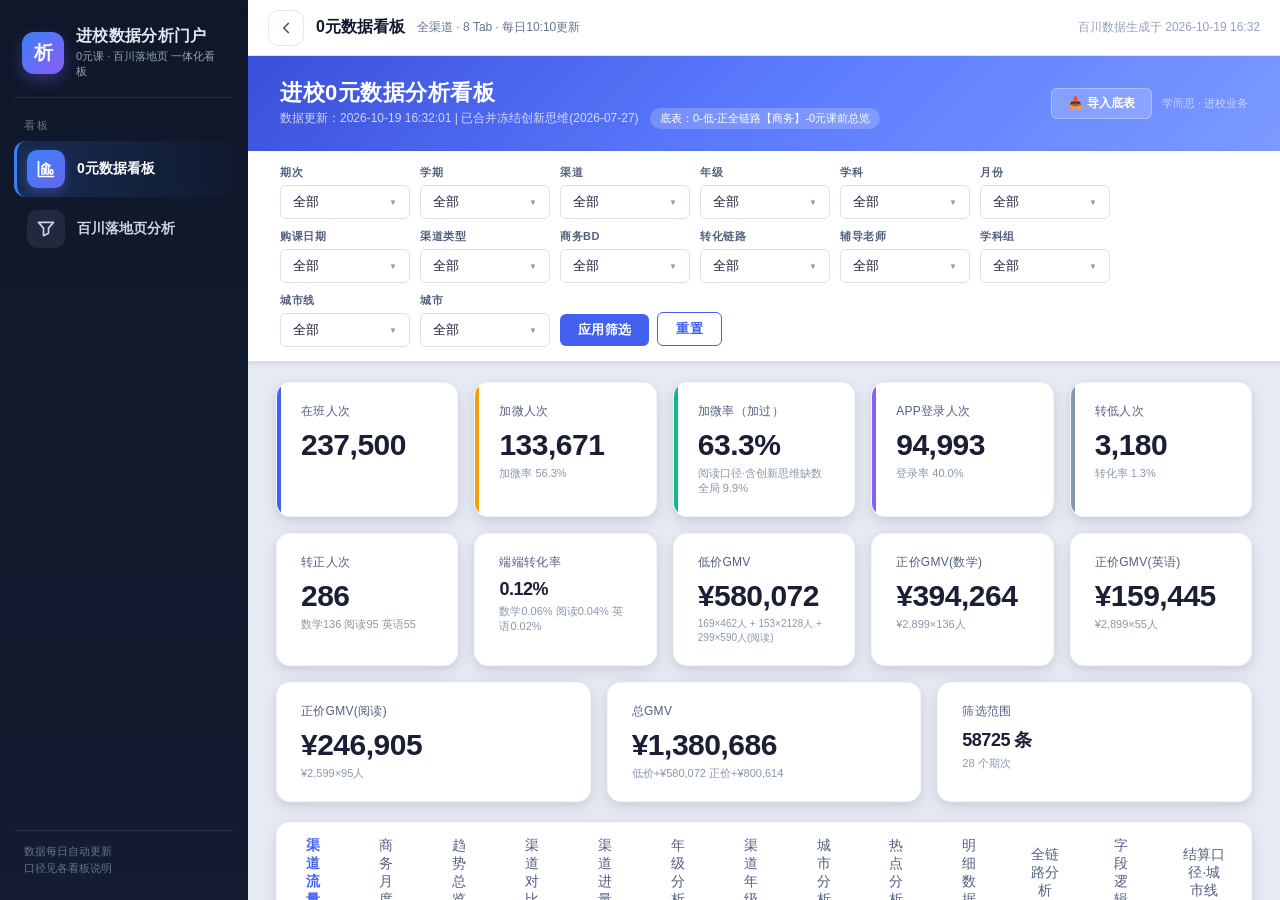
<file: index.html>
<!DOCTYPE html>
<html lang="zh-CN" data-page-node-id="kKKRRiqJ1bHGH5CDKAzH0M">
<head data-page-node-id="olsPD4rtE28leAC6iKcw0m">
  <meta charset="UTF-8" data-page-node-id="cQdQbk8LYFIj9hhxp2qJGP" />
  <meta name="viewport" content="width=device-width, initial-scale=1.0" data-page-node-id="bGBP8CYYWlcFlQLGzLu7zK" />
  <title>进校数据分析门户</title>
  <style>
    * { margin: 0; padding: 0; box-sizing: border-box; }
    html, body { height: 100%; font-family: -apple-system, "PingFang SC", "Microsoft YaHei", "Helvetica Neue", Arial, sans-serif; background: #eef2f7; color: #0f172a; }
    #app { display: flex; height: 100vh; overflow: hidden; }

    /* ===== 侧边栏 ===== */
    .sidebar {
      width: 248px; flex: 0 0 248px;
      background: linear-gradient(180deg, #0f172a 0%, #131c30 100%);
      color: #e2e8f0;
      display: flex; flex-direction: column;
      padding: 20px 14px;
      box-shadow: 4px 0 24px rgba(15,23,42,.10);
      transition: width .22s ease, flex-basis .22s ease;
    }
    .brand { display: flex; align-items: center; gap: 12px; padding: 6px 8px 18px; border-bottom: 1px solid rgba(148,163,184,.16); margin-bottom: 14px; }
    .brand .mark {
      display: inline-flex; align-items: center; justify-content: center;
      width: 42px; height: 42px; border-radius: 12px; flex: 0 0 42px;
      background: linear-gradient(135deg,#3b82f6,#8b5cf6); color: #fff;
      font-size: 19px; font-weight: 800; box-shadow: 0 6px 16px rgba(99,102,241,.35);
    }
    .brand h1 { font-size: 16px; font-weight: 700; letter-spacing: .3px; line-height: 1.25; }
    .brand p { font-size: 11px; color: #94a3b8; margin-top: 3px; }

    .nav-label { padding: 6px 10px 8px; font-size: 11px; color: #64748b; letter-spacing: 1.5px; }
    .nav-item {
      display: flex; align-items: center; gap: 12px;
      padding: 9px 10px; margin-bottom: 4px; cursor: pointer; font-size: 14px; font-weight: 600;
      color: #cbd5e1; border-radius: 12px; border-left: 3px solid transparent; transition: all .15s;
    }
    .nav-item .ico {
      width: 38px; height: 38px; flex: 0 0 38px;
      display: flex; align-items: center; justify-content: center;
      border-radius: 10px; background: rgba(148,163,184,.12); color: #cbd5e1; transition: all .15s;
    }
    .nav-item .ico svg { width: 20px; height: 20px; }
    .nav-item .txt { transition: opacity .15s; }
    .nav-item:hover { background: rgba(148,163,184,.10); color: #fff; }
    .nav-item:hover .ico { background: rgba(59,130,246,.20); color: #fff; }
    .nav-item.active {
      background: linear-gradient(90deg, rgba(59,130,246,.18), rgba(59,130,246,.02));
      color: #fff; border-left-color: #3b82f6;
    }
    .nav-item.active .ico { background: linear-gradient(135deg,#3b82f6,#6366f1); color: #fff; box-shadow: 0 4px 12px rgba(99,102,241,.4); }

    .sidebar-foot { margin-top: auto; padding: 12px 10px 2px; font-size: 11px; color: #64748b; border-top: 1px solid rgba(148,163,184,.16); line-height: 1.6; }

    /* ===== 折叠态 ===== */
    .sidebar.collapsed { width: 76px; flex-basis: 76px; padding: 20px 10px; }
    .sidebar.collapsed .brand { flex-direction: column; gap: 0; padding: 4px 0 16px; border-bottom: 1px solid rgba(148,163,184,.16); text-align: center; }
    .sidebar.collapsed .brand h1,
    .sidebar.collapsed .brand p,
    .sidebar.collapsed .nav-label,
    .sidebar.collapsed .sidebar-foot { display: none; }
    .sidebar.collapsed .nav-item { justify-content: center; padding: 8px 0; margin-bottom: 6px; }
    .sidebar.collapsed .nav-item .txt { display: none; }
    .sidebar.collapsed .nav-item .ico { width: 44px; height: 44px; flex-basis: 44px; }

    /* 折叠切换按钮（顶栏左侧，始终可见） */
    .toggle-btn {
      width: 36px; height: 36px; flex: 0 0 36px;
      display: flex; align-items: center; justify-content: center;
      border: 1px solid #e2e8f0; border-radius: 10px; cursor: pointer;
      color: #475569; background: #fff; transition: all .15s;
    }
    .toggle-btn:hover { background: #f1f5f9; color: #0f172a; border-color: #cbd5e1; }
    .toggle-btn svg { width: 18px; height: 18px; transition: transform .22s ease; }
    .toggle-btn.flipped svg { transform: rotate(180deg); }

    /* ===== 主区 ===== */
    .main { flex: 1 1 auto; display: flex; flex-direction: column; min-width: 0; }
    .topbar {
      height: 56px; flex: 0 0 56px; background: #fff; border-bottom: 1px solid #e2e8f0;
      display: flex; align-items: center; padding: 0 20px; gap: 12px;
      box-shadow: 0 1px 6px rgba(15,23,42,.04);
    }
    .topbar .crumb { font-size: 16px; font-weight: 700; }
    .topbar .desc { font-size: 12px; color: #64748b; }
    .topbar .right { margin-left: auto; font-size: 12px; color: #94a3b8; }

    .frame-wrap { flex: 1 1 auto; position: relative; background: #fff; }
    iframe { width: 100%; height: 100%; border: 0; display: block; }

    /* ===== 移动端 ===== */
    @media (max-width: 720px) {
      .sidebar { width: 76px; flex-basis: 76px; padding: 20px 10px; }
      .brand { flex-direction: column; gap: 0; padding: 4px 0 16px; text-align: center; }
      .brand h1, .brand p, .nav-item .txt, .nav-label, .sidebar-foot { display: none; }
      .nav-item { justify-content: center; padding: 8px 0; }
    }
  </style>
</head>
<body data-page-node-id="BTjh7wPULL7UsbPKTjViOE">
  <div id="app" data-page-node-id="GcdGvKCQwPkNM212ui0yR1">
    <aside class="sidebar" data-page-node-id="Ik1KYZlkbFUgF3w4oTuGHH">
      <div class="brand" data-page-node-id="q7t1mmz4IYv3614vuk4R4I">
        <div class="mark" data-page-node-id="btDlwJzdcyCAEeHEEaDbwQ">析</div>
        <div data-page-node-id="73LYwlx8LNs5OxNO9xigyu">
          <h1 data-page-node-id="ycJdYMSLEIhf2Le8tSvFQP">进校数据分析门户</h1>
          <p data-page-node-id="hQfxrssy0ahs3ik22yWAqN">0元课 · 百川落地页 一体化看板</p>
        </div>
      </div>
      <div class="nav-label" data-page-node-id="f5Wh49pFOQ65RgHHw0HCLu">看板</div>
      <div class="nav-item active" data-target="0yuan" data-title="0元数据看板" data-desc="全渠道 · 8 Tab · 每日10:10更新" data-page-node-id="JcWpSLtv9ysPBT3C6UNuAH">
        <span class="ico" aria-hidden="true" data-page-node-id="gDpJGF1vTLIIfADvZw7KZI">
          <svg viewBox="0 0 24 24" fill="none" stroke="currentColor" stroke-width="2" stroke-linecap="round" stroke-linejoin="round" data-page-node-id="UeGPzMimyBZtqJiD47ho8C">
            <path d="M3 3v18h18" data-page-node-id="Oi7OQC4s81cfX42qw7YRff"/>
            <rect x="7" y="11" width="3" height="7" rx="1" data-page-node-id="Eb7TRkbPWBHG4QWXhVBxX4"/>
            <rect x="12" y="7" width="3" height="11" rx="1" data-page-node-id="bhpoAZEF2rU2J9zxuKf9fI"/>
            <rect x="17" y="13" width="3" height="5" rx="1" data-page-node-id="yLJxnktWAHBa66ja2KVv8A"/>
            <path d="M7 9l5-4 5 3" data-page-node-id="cKFi6Pvyl5pWEotdf8t9wX"/>
          </svg>
        </span>
        <span class="txt" data-page-node-id="0Lz2fLE4eMjmiOewQfpoPJ">0元数据看板</span>
      </div>
      <div class="nav-item" data-target="baichuan" data-title="百川落地页分析" data-desc="主链路漏斗 · 阅读/数学" data-page-node-id="HfSEw1UC2U1OyCXPKkTGDm">
        <span class="ico" aria-hidden="true" data-page-node-id="qByJvCzj2t3FeSnxR9GDdQ">
          <svg viewBox="0 0 24 24" fill="none" stroke="currentColor" stroke-width="2" stroke-linecap="round" stroke-linejoin="round" data-page-node-id="av6plCWoCjgOcuO5tvDFWV">
            <path d="M3 4h18l-6 7v6l-6 3v-9L3 4z" data-page-node-id="1GE0oYMdDbNwqvZBCdkAUZ"/>
          </svg>
        </span>
        <span class="txt" data-page-node-id="1mPrs6ijoM7AYjI4PMCldR">百川落地页分析</span>
      </div>
      <div class="sidebar-foot" data-page-node-id="IvRmwAFD0RDUgU6IdE0FFz">
        数据每日自动更新<br data-page-node-id="IeQEHzgI1KhymohtqBRLTy"/>口径见各看板说明
      </div>
    </aside>

    <section class="main" data-page-node-id="Nx3D65zYHyIGDExMF5mGYd">
      <div class="topbar" data-page-node-id="jdnM8gbP105aic8cE82dCY">
        <span class="toggle-btn" id="toggleBtn" title="折叠/展开侧边栏" role="button" aria-label="折叠侧边栏" data-page-node-id="g7a5ssWNrZz1SKc2dzFUlF">
          <svg viewBox="0 0 24 24" fill="none" stroke="currentColor" stroke-width="2.2" stroke-linecap="round" stroke-linejoin="round" data-page-node-id="K9uIFEv8h9DLsZ4HZ6s38U">
            <path d="M15 6l-6 6 6 6" data-page-node-id="XopXTRVGcCHzhBdvHXVGHH"/>
          </svg>
        </span>
        <span class="crumb" id="crumb" data-page-node-id="DKhmVNGdw7vKzfzGTg7yjz">0元数据看板</span>
        <span class="desc" id="crumbDesc" data-page-node-id="qNcIN3J1RKnotNyn7KJFrQ">全渠道 · 8 Tab · 每日10:10更新</span>
        <span class="right" id="updated" data-page-node-id="FCAf6Dwqc9hPn71Inmd9Ic">—</span>
      </div>
      <div class="frame-wrap" data-page-node-id="2iJLFFZzvezj5ogWQT84gJ">
        <iframe id="frame" src="0yuan.html?t=pageinit" title="0元数据看板" data-page-node-id="yq3dfpiVBzP6qWB6W5F2Eg"></iframe>
      </div>
    </section>
  </div>

  <script>
    (function () {
      var sidebar = document.querySelector('.sidebar');
      var items = document.querySelectorAll('.nav-item');
      var frame = document.getElementById('frame');
      var crumb = document.getElementById('crumb');
      var crumbDesc = document.getElementById('crumbDesc');
      var toggle = document.getElementById('toggleBtn');

      var PATH_MAP = { '0yuan': '0yuan.html', 'baichuan': 'baichuan/index.html' };
      // 给子看板 URL 拼时间戳，规避浏览器/CDN 缓存（每次打开拉最新）
      function withTs(p) { return p + '?t=' + Date.now(); }
      function switchTo(el) {
        items.forEach(function (i) { i.classList.remove('active'); });
        el.classList.add('active');
        var target = el.getAttribute('data-target');
        var path = PATH_MAP[target] || (target + '.html');
        frame.src = withTs(path);
        crumb.textContent = el.getAttribute('data-title');
        crumbDesc.textContent = el.getAttribute('data-desc');
        try { localStorage.setItem('portal_last', target); } catch (e) {}
      }

      // 预览降级：本地预览面板不会把同目录子看板挂进预览空间，
      // iframe 会 404 白屏。检测加载失败时整页跳转到子看板本身，避免卡死。
      frame.addEventListener('error', function () {
        var cur = frame.getAttribute('src') || '';
        var clean = cur.split('?')[0];
        if (clean && clean.indexOf('://') === -1) { window.location.href = clean; }
      });

      items.forEach(function (el) {
        el.addEventListener('click', function () { switchTo(el); });
      });

      // 折叠
      function setCollapsed(c) {
        sidebar.classList.toggle('collapsed', c);
        toggle.classList.toggle('flipped', c);
        try { localStorage.setItem('portal_collapsed', c ? '1' : '0'); } catch (e) {}
      }
      toggle.addEventListener('click', function () {
        setCollapsed(!sidebar.classList.contains('collapsed'));
      });
      try { if (localStorage.getItem('portal_collapsed') === '1') setCollapsed(true); } catch (e) {}

      // 记忆上次选择（同浏览器）
      try {
        var last = localStorage.getItem('portal_last');
        if (last) {
          var matched = document.querySelector('.nav-item[data-target="' + last + '"]');
          if (matched) switchTo(matched);
        }
      } catch (e) {}

      // 顶栏右侧显示百川数据更新时间（若可用）
      fetch('baichuan/js/data.js', { cache: 'no-store' })
        .then(function (r) { return r.text(); })
        .then(function (t) {
          var m = t.match(/"generated_at":"([^"]+)"/);
          if (m) document.getElementById('updated').textContent = '百川数据生成于 ' + m[1];
        })
        .catch(function () {});
    })();
  </script>
</body>
</html>
</file>
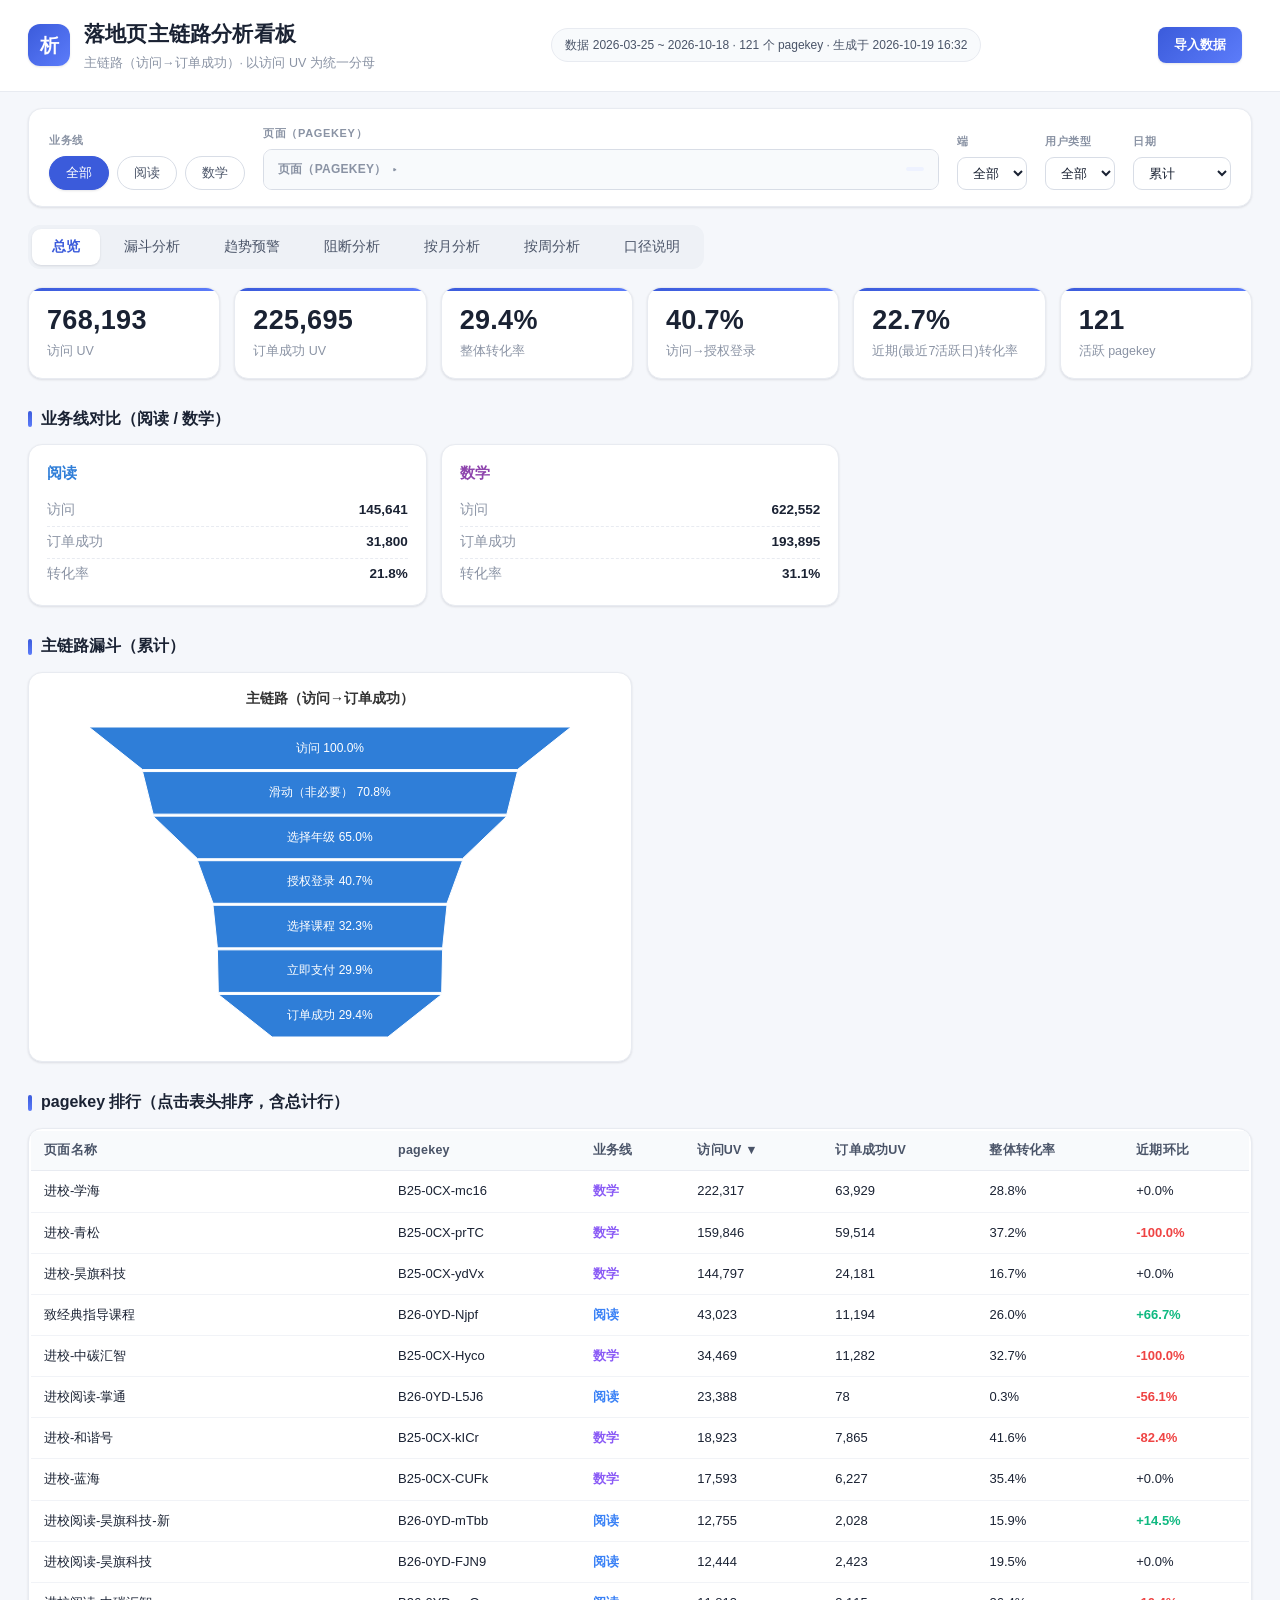
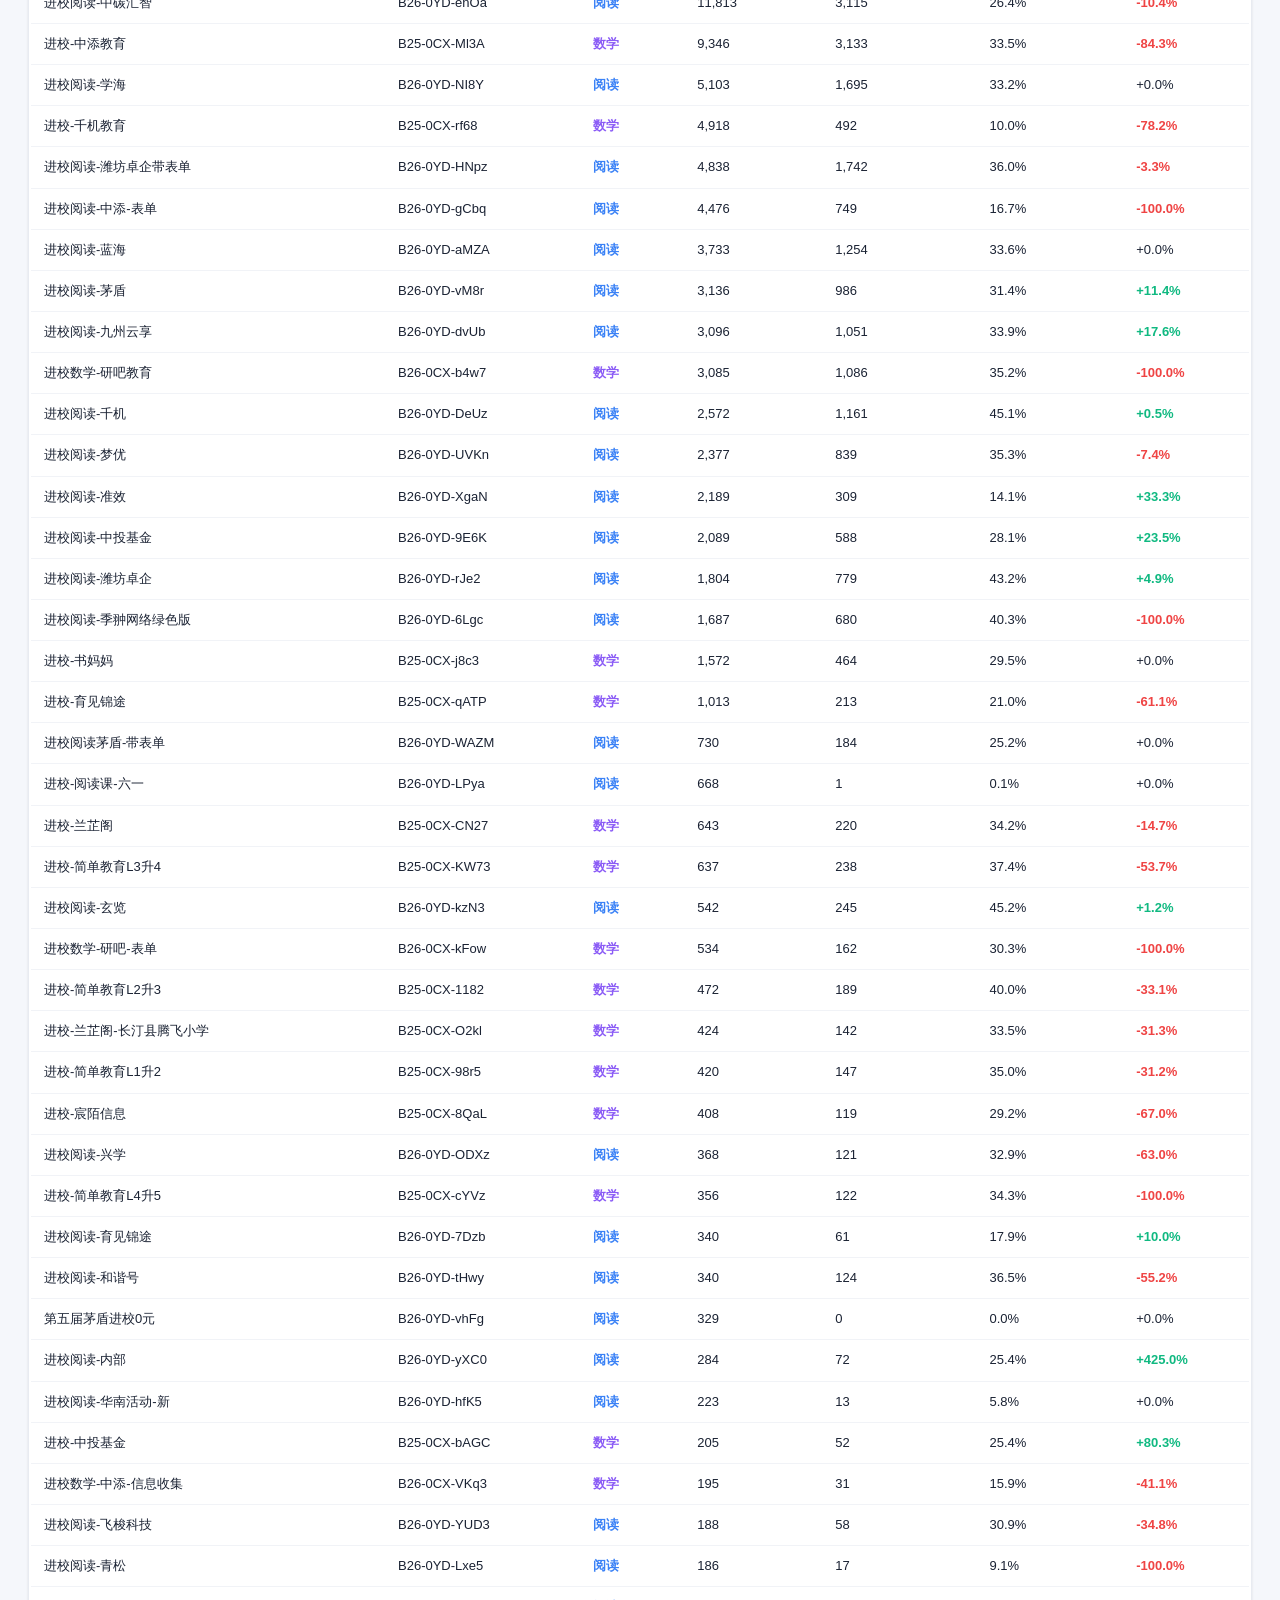
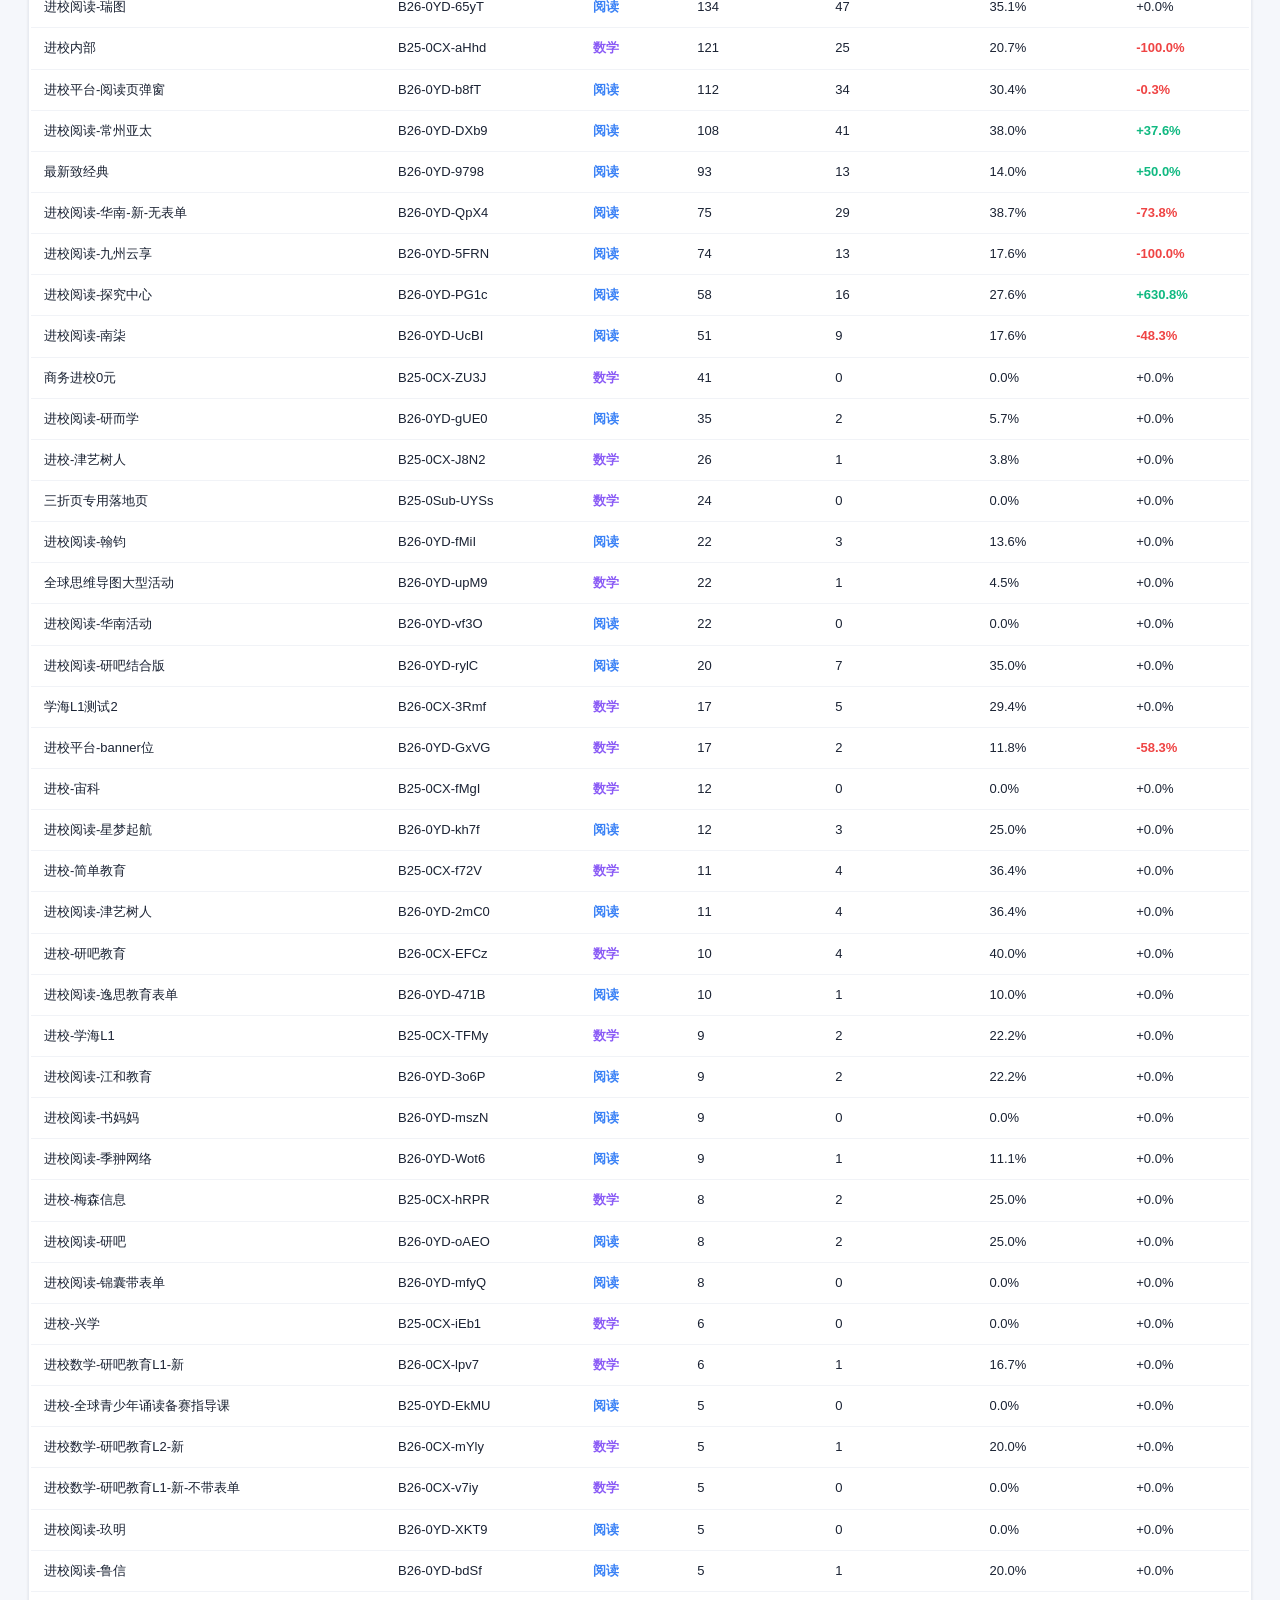
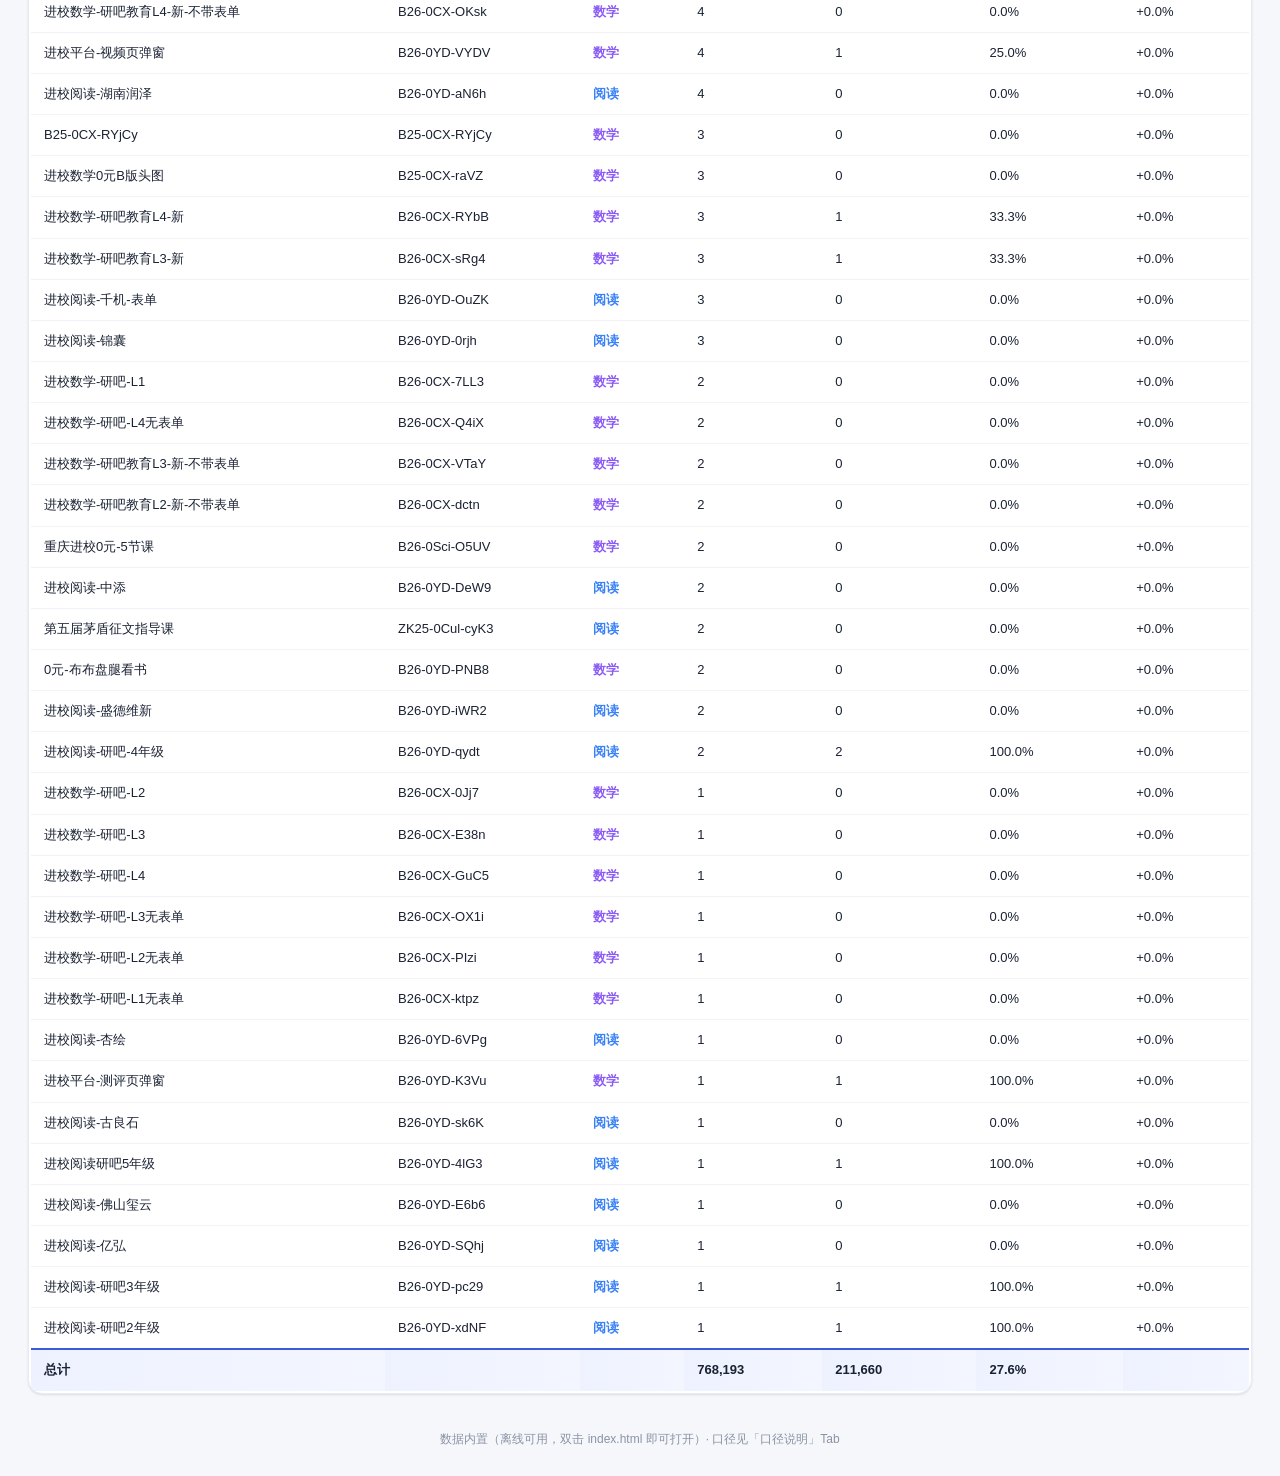
<file: baichuan/index.html>
<!DOCTYPE html>
<html lang="zh-CN" data-page-node-id="6YSPPcSxiOb7oexPO47kD9">
<head data-page-node-id="edFvsAKGhWuMFImiroBTZZ">
  <meta charset="UTF-8" data-page-node-id="aZnZyh4VC83GAFbftjPv7Z" />
  <meta name="viewport" content="width=device-width, initial-scale=1.0" data-page-node-id="e94jJzMEJB7VoOw0ym0N0W" />
  <title>落地页主链路分析看板</title>
  <link rel="stylesheet" href="css/style.css?v=20261019" data-page-node-id="gSPO2HECnzjd0fME4F0L8j" />
</head>
<body data-page-node-id="9sSXrCZYXJiiHafhbogY21">
  <header class="topbar" data-page-node-id="A9NjasEJiXVdTLquSPi0KN">
    <div class="brand" data-page-node-id="oU5VwCCEgTjFTAoCHTss09">
      <div class="brand-mark" data-page-node-id="gt7ew4Joi4Fo1RAkJi7NhQ">析</div>
      <div class="title" data-page-node-id="gMQqoFcenODFuEZaND43t4">
        <h1 data-page-node-id="1bLozAzhjnMoDMu755NsiL">落地页主链路分析看板</h1>
        <p data-page-node-id="vBUt6YC42bh3mSIcjSI7ou">主链路（访问→订单成功）· 以访问 UV 为统一分母</p>
      </div>
    </div>
    <div class="meta" id="meta-line" data-page-node-id="lv6fpA1kZBG4otlgINIztr"></div>
    <div class="topbar-actions" data-page-node-id="f3hEUD61awJY5A0nrMIEnV">
      <button id="btn-import" class="btn-import" title="导入新的底表（xlsx / xls / csv），将热替换当前数据" data-page-node-id="17ZS02YD5qPG9UfUQ8LLYD">导入数据</button>
      <input type="file" id="f-import" accept=".xlsx,.xls,.csv" data-page-node-id="tgEfDHlYSidUIaLAhF9v2H" />
      <span id="import-status" class="import-status" data-page-node-id="kmUSD6N57ixvdbvabua1Um"></span>
    </div>
  </header>

  <!-- 全局筛选 -->
  <section class="filters" data-page-node-id="mIzDEIx4dytVo1ATxey1mp">
    <div class="f-group" data-page-node-id="nJWmCQpvmXxkeGCyrfzoxU">
      <label data-page-node-id="ooc5jhCNCmo58loDYZhAI5">业务线</label>
      <div class="chips" id="f-bl" data-page-node-id="UApbpz7qKCb6CcxWZRsyb1"></div>
    </div>
    <div class="f-group f-pk-group" data-page-node-id="ct8dhJ7FRRHsCRieGWTe0R">
      <label data-page-node-id="MqM6arFefYvwh6JTLGaM6K">页面（pagekey）</label>
      <div class="pk-panel" id="f-pk" data-page-node-id="eTeDhkYxUD9b0tJbr6tBNV"></div>
    </div>
    <div class="f-group" data-page-node-id="GUm9pjFNr5wccNeIYAUT2y">
      <label data-page-node-id="NAIRtp8eaBUsvy2jtZtoAM">端</label>
      <select id="f-end" data-page-node-id="Ih2EriE3EzxF2fZogmVApI"></select>
    </div>
    <div class="f-group" data-page-node-id="nU9EK7Nh0tszi7EmZa2HRI">
      <label data-page-node-id="0iEEQH6YrsywvuOcE7AHWg">用户类型</label>
      <select id="f-ut" data-page-node-id="E2AtE5iBWTRwweB6NwaShP"></select>
    </div>
    <div class="f-group" data-page-node-id="G0yotp0x1v61FgCOovbclF">
      <label data-page-node-id="qGvPIzXLvmZqLpxvXVdGdN">日期</label>
      <select id="f-date" data-page-node-id="162jhZlV2iTvgCj5RqKXfk"></select>
      <input type="date" id="f-ds" data-page-node-id="NEyYH4JFOIR6rBzmCN1TSS" />
      <input type="date" id="f-de" data-page-node-id="8l74cJTCXHvbXTOoEYqolX" />
    </div>
  </section>

  <!-- Tab -->
  <nav class="tabs" data-page-node-id="Og8kr4kVqeg1DBVLoDkKfu">
    <button class="tab on" data-tab="overview" data-page-node-id="8gwmAqlPAG6vlE8zLZ8giB">总览</button>
    <button class="tab" data-tab="funnel" data-page-node-id="c9obmsauyOMrtjXSQEr1Ml">漏斗分析</button>
    <button class="tab" data-tab="trend" data-page-node-id="Q7qlPxbpd59QSmuD0QxDEt">趋势预警</button>
    <button class="tab" data-tab="blocking" data-page-node-id="04I3pl4wEpRTq1HgHpelap">阻断分析</button>
    <button class="tab" data-tab="monthly" data-page-node-id="S1nNFcL8q4u3GOreXAzFzk">按月分析</button>
    <button class="tab" data-tab="weekly" data-page-node-id="wkT9bX7qP2vN3mR8sL1cD4">按周分析</button>
    <button class="tab" data-tab="notes" data-page-node-id="FPWaMCAUHEF2iDoQfkyAjU">口径说明</button>
  </nav>

  <main data-page-node-id="pv8NktLnyRSg8VoYelCS0v">
    <!-- 总览 -->
    <section class="panel" id="panel-overview" data-page-node-id="6ScsPTMiGFZ0qeltiy35CS">
      <div class="kpi-row" id="ov-kpi" data-page-node-id="NpUe2hcFA255j9mSmNGckB"></div>
      <h3 data-page-node-id="NyNlBM3KkJERMCaJ9sw8rh">业务线对比（阅读 / 数学）</h3>
      <div id="ov-bizline" data-page-node-id="6pEqju8fAVNHqbiOENgLwj"></div>
      <h3 data-page-node-id="wazawIOechRQ6bpL23ul3q">主链路漏斗（累计）</h3>
      <div class="chart-row" data-page-node-id="rrGCZHBX4pgkCxJxwRmd5e">
        <div class="chart-box" data-page-node-id="J8KVmYsX1DsTMFWqAGZens"><div id="ov-funnel-main" class="chart" data-page-node-id="pAIFs1CYGcp6mBLCeuMKk5"></div></div>
      </div>
      <h3 data-page-node-id="TbyctTsP8h7GCrAEkDAx1F">pagekey 排行（点击表头排序，含总计行）</h3>
      <div class="table-box" id="ov-table" data-page-node-id="hjGCCtTShChKGeLxHbgAG5"></div>
    </section>

    <!-- 漏斗分析 -->
    <section class="panel" id="panel-funnel" style="display:none" data-page-node-id="D54HNgOWu9xUMAafvKxSIg">
      <div class="period-row" data-page-node-id="Tx5speTkbOgbdncWFIZM78">
        <label data-page-node-id="dH3dyh2E9Bchm04zicr0Dd">统计口径：</label>
        <select id="fn-period" data-page-node-id="FHuUVTv51nkl6FipJxX2kn">
          <option value="all" data-page-node-id="zgbVmghv5EvCSx2sdGZ1i5">累计</option>
          <option value="recent" data-page-node-id="K1JOxg741ylnJoxDIacfsM">最近7活跃日</option>
          <option value="prev" data-page-node-id="O7dNAwzXUXmjV33d7eterK">前7活跃日</option>
        </select>
      </div>
      <div class="chart-row" data-page-node-id="7C9d77YuA5TuPiKjY4M18S">
        <div class="chart-box" data-page-node-id="XVivx2XsRILzEngdxkGJzi"><div id="fn-main" class="chart" data-page-node-id="Pjv3EOhmhxDyq78PqDfyrk"></div></div>
      </div>
      <div id="fn-table" class="table-box" data-page-node-id="YIk8rG9nC9fFmDHBmGn6u8"></div>
    </section>

    <!-- 趋势预警 -->
    <section class="panel" id="panel-trend" style="display:none" data-page-node-id="UxlGkhJ8gPQopKAmBXY72h">
      <div class="chart-row" data-page-node-id="WxPbpq8tkiuv059J3KcLxd">
        <div class="chart-box" data-page-node-id="m9IzJZfEoebHrmEze4SJ4K"><div id="tr-main" class="chart" data-page-node-id="WA9EzSLBlnIQoXHXSCCxXQ"></div></div>
      </div>
      <p class="window-note" id="tr-window" data-page-node-id="0Vmz2fxU3DlRWKGul67kg5"></p>
      <div id="tr-cmp" class="table-box" data-page-node-id="E6jpcGf1E2Ukz75L0L5sUX"></div>

      <h3 data-page-node-id="tgh8RLHy7yP6FrVW5rpYzy">预警面板</h3>
      <div id="al-global" data-page-node-id="f8jBoN1IJXAkqDBCJhucWX"></div>
      <div id="al-list" class="alert-list" data-page-node-id="IfZfNVJmLPKf9jucNW6AsO"></div>

      <h3 data-page-node-id="uBdDksDoxrtdBRQZ046bpv">版本变化标注</h3>
      <div id="al-version" class="ver-box" data-page-node-id="enOrnWBz2MXkafJMbjHAHs"></div>
    </section>

    <!-- 阻断分析 -->
    <section class="panel" id="panel-blocking" style="display:none" data-page-node-id="DMWhUofzsZHbJWYHQhiEAD">
      <div class="kpi-row" id="bk-cards" data-page-node-id="0PLQqsD5qMHFBLoJxLiIJe"></div>
      <p class="window-note" id="bk-note" data-page-node-id="oNPXceAttNuAhLtvnCeIlz"></p>
      <h3 data-page-node-id="JoUKmvRZkQFzywTb8H8qEe">各页面阻断事件占访问比例（Top20 按访问UV）</h3>
      <div class="chart-box" data-page-node-id="yywKlhQZ64vGuZ3s9wTxrU"><div id="bk-chart" class="chart" data-page-node-id="AmsnLKVOmn15EaVrGYoiaw"></div></div>
      <div id="bk-table" class="table-box" data-page-node-id="qlmN8XspsulY7J5rLmztge"></div>
    </section>

    <!-- 按月分析 -->
    <section class="panel" id="panel-monthly" style="display:none" data-page-node-id="URl1iKSZwHLgKLYvjhlG5q">
      <p class="window-note" data-page-node-id="bUfkxrWptB5MSjFstKzxyh">以自然月聚合（YYYY-MM），随当前筛选（业务线 / 页面 / 端 / 用户类型 / 日期）联动；分母统一为访问 UV。</p>
      <div class="chart-box" data-page-node-id="ccBP2aWyia7ERxubRe6vBf"><div id="mn-chart" class="chart" data-page-node-id="yinGF0v5gdmier23T3mqOi"></div></div>
      <h3 data-page-node-id="5bazg7LmeeWQlunyOG8JNU">月度明细（含总计行）</h3>
      <div id="mn-table" class="table-box" data-page-node-id="ynU0E4MV2txWDlzAFqLDD4"></div>
    </section>

    <!-- 按周分析 -->
    <section class="panel" id="panel-weekly" style="display:none" data-page-node-id="wkP1aB2cD3eF4gH5iJ6kL7">
      <p class="window-note" data-page-node-id="wkX8yZ9aB0cD1eF2gH3iJ4">周期口径：<b>周三~周二</b>为一周（与百川周报对齐），周标签形如「09/02~09/08」表示该周周三到周二；随当前筛选（业务线 / 页面 / 端 / 用户类型 / 日期）联动，分母统一为访问 UV。</p>
      <div class="chart-box" data-page-node-id="wkC5dE6fG7hI8jK9lM0nO1"><div id="wk-chart" class="chart" data-page-node-id="wkP2qR3sT4uV5wX6yZ7aB8"></div></div>
      <h3 data-page-node-id="wkL9mN0oP1qR2sT3uV4wX5">周度明细（含总计行，按周排序）</h3>
      <div id="wk-table" class="table-box" data-page-node-id="wkY6zA7bC8dE9fG0hI1jK2"></div>
    </section>

    <!-- 口径说明 -->
    <section class="panel" id="panel-notes" style="display:none" data-page-node-id="GCsYjzqPaEIxZSlJ3Y32aH">
      <h3 data-page-node-id="ceUAD5PpfOnHyvsZ3IdmP8">事件映射表</h3>
      <div id="nt-map" data-page-node-id="qEUadQFWDD3HdZTkKoDZK5"></div>
      <h3 data-page-node-id="lR6F9k0bc8YEiWR3pIuMTn">口径与已知局限</h3>
      <div id="nt-cal" data-page-node-id="GBJDo1DNreCzMmP8HO8DMS"></div>
    </section>
  </main>

  <footer class="foot" data-page-node-id="q5lva95vzQsFozoZNEFZz1">数据内置（离线可用，双击 index.html 即可打开）· 口径见「口径说明」Tab</footer>

  <script src="js/vendor/echarts.min.js?v=20261019"></script>
  <script src="js/config.js?v=20261019"></script>
  <script src="js/data.js?v=20261019"></script>
  <script src="js/app.js?v=20261019"></script>
  <script src="js/vendor/xlsx.full.min.js?v=20261019"></script>
  <script src="js/import.js?v=20261019"></script>
  <script>
    (function () {
      var m = window.DASHBOARD_DATA && window.DASHBOARD_DATA.meta;
      if (m) document.getElementById('meta-line').textContent =
        '数据 ' + m.date_min + ' ~ ' + m.date_max + ' · ' + m.pagekeys.length + ' 个 pagekey · 生成于 ' + m.generated_at;
    })();
  </script>
</body>
</html>
</file>
<file: baichuan/css/style.css>
:root {
  /* 主题色 */
  --primary: #3b5bdb;
  --primary-2: #5c7cfa;
  --primary-soft: #eef2ff;
  /* 业务线 */
  --line-read: #3b82f6;
  --line-math: #8b5cf6;
  --line-common: #64748b;
  /* 语义色 */
  --ok: #10b981;
  --warn: #f59e0b;
  --danger: #ef4444;
  /* 中性 */
  --bg: #f5f7fb;
  --surface: #ffffff;
  --surface-2: #f8fafc;
  --border: #e8ebf1;
  --border-strong: #d8dde6;
  --text: #1a2233;
  --text-2: #4a5468;
  --muted: #8a93a4;
  /* 阴影 / 圆角 */
  --shadow-sm: 0 1px 2px rgba(16, 24, 40, .05), 0 1px 3px rgba(16, 24, 40, .06);
  --shadow-md: 0 6px 22px rgba(16, 24, 40, .08);
  --radius: 14px;
  --radius-sm: 9px;
  --font: -apple-system, BlinkMacSystemFont, "Segoe UI", "PingFang SC", "Hiragino Sans GB", "Microsoft YaHei", sans-serif;
}

* { box-sizing: border-box; }
html, body { margin: 0; padding: 0; }
body {
  font-family: var(--font);
  background: var(--bg);
  color: var(--text);
  font-size: 14px;
  line-height: 1.55;
  -webkit-font-smoothing: antialiased;
}

/* ===== Header ===== */
.topbar {
  display: flex;
  justify-content: space-between;
  align-items: center;
  flex-wrap: wrap;
  gap: 12px;
  padding: 18px 28px;
  background: var(--surface);
  border-bottom: 1px solid var(--border);
}
.brand { display: flex; align-items: center; gap: 14px; }
.brand-mark {
  width: 42px; height: 42px; border-radius: 12px; flex: none;
  background: linear-gradient(135deg, var(--primary), var(--primary-2));
  color: #fff; font-size: 19px; font-weight: 700;
  display: flex; align-items: center; justify-content: center;
  box-shadow: var(--shadow-sm);
}
.title h1 { margin: 0; font-size: 21px; font-weight: 700; letter-spacing: .2px; color: var(--text); }
.title p { margin: 3px 0 0; font-size: 12.5px; color: var(--muted); }
.meta {
  font-size: 12px; color: var(--text-2); text-align: right;
  background: var(--surface-2); border: 1px solid var(--border);
  padding: 7px 13px; border-radius: 999px; line-height: 1.5;
}
.topbar-actions { display: flex; align-items: center; gap: 10px; flex-wrap: wrap; }
.btn-import {
  font-size: 13px; font-weight: 600; color: #fff; cursor: pointer;
  background: linear-gradient(135deg, var(--primary), var(--primary-2));
  border: none; border-radius: 8px; padding: 9px 16px;
  box-shadow: var(--shadow-sm); transition: transform .12s ease, box-shadow .12s ease;
}
.btn-import:hover { transform: translateY(-1px); box-shadow: var(--shadow-md); }
.btn-import:active { transform: translateY(0); }
#import-status { font-size: 12px; max-width: 420px; line-height: 1.4; color: var(--muted); }
#import-status.ok { color: #1e8e4e; font-weight: 600; }
#import-status.err { color: #d23f3f; font-weight: 600; }
#f-import { display: none; }

/* ===== 筛选区 ===== */
.filters {
  display: flex; gap: 18px; flex-wrap: wrap; align-items: flex-end;
  margin: 16px 28px 0;
  padding: 16px 20px;
  background: var(--surface);
  border: 1px solid var(--border);
  border-radius: var(--radius);
  box-shadow: var(--shadow-sm);
}
.f-group { display: flex; flex-direction: column; gap: 7px; }
.f-group > label {
  font-size: 11px; font-weight: 700; letter-spacing: .06em;
  text-transform: uppercase; color: var(--muted);
}
.f-pk-group { flex: 1; min-width: 300px; }
select, input[type="date"] {
  padding: 7px 11px; border: 1px solid var(--border-strong); border-radius: var(--radius-sm);
  background: var(--surface); font-size: 13px; color: var(--text);
  transition: border-color .15s, box-shadow .15s; outline: none;
}
select:focus, input[type="date"]:focus {
  border-color: var(--primary);
  box-shadow: 0 0 0 3px rgba(59, 91, 219, .15);
}
.chips { display: flex; gap: 8px; flex-wrap: wrap; }
.chip {
  padding: 7px 16px; border: 1px solid var(--border-strong); border-radius: 999px;
  background: var(--surface); cursor: pointer; font-size: 13px; color: var(--text-2);
  transition: all .15s;
}
.chip:hover { border-color: var(--primary-2); color: var(--primary); }
.chip.on { background: var(--primary); color: #fff; border-color: var(--primary); box-shadow: var(--shadow-sm); }

.pk-panel {
  border: 1px solid var(--border-strong); border-radius: var(--radius-sm);
  background: var(--surface); overflow: hidden; transition: box-shadow .2s;
}
.pk-panel:hover { box-shadow: var(--shadow-sm); }
/* 折叠标题栏（始终可见） */
.pk-hdr {
  display: flex; align-items: center; gap: 6px;
  padding: 10px 14px; cursor: pointer; user-select: none;
  font-size: 13px; font-weight: 600; color: var(--text-2);
  background: var(--surface-2); transition: background .15s;
}
.pk-hdr:hover { background: #eef1f6; }
.pk-ttl { color: var(--muted); font-weight: 600; letter-spacing: .02em; font-size: 12px; text-transform: uppercase; }
.pk-arr {
  font-size: 10px; color: var(--muted); transition: transform .25s ease;
  display: inline-block;
}
.pk-cnt-badge {
  margin-left: auto; font-size: 11.5px; font-weight: 600;
  color: var(--primary); background: var(--primary-soft);
  padding: 2px 9px; border-radius: 999px;
}
.pk-panel.pk-open .pk-arr { transform: rotate(90deg); }
/* 内容区（默认收起） */
.pk-body {
  max-height: 0; opacity: 0; overflow: hidden;
  transition: max-height .3s ease, opacity .22s ease, padding .2s ease;
  padding: 0 14px;
}
.pk-panel.pk-open .pk-body {
  max-height: 380px; opacity: 1; padding: 8px 14px 10px;
}
.pk-bar { display: flex; align-items: center; gap: 8px; margin-bottom: 6px; }
.mini {
  padding: 4px 12px; border: 1px solid var(--border-strong); border-radius: 999px;
  background: var(--surface); cursor: pointer; font-size: 12px; color: var(--text-2);
  transition: all .15s;
}
.mini:hover { border-color: var(--primary); color: var(--primary); }
.pk-cnt { font-size: 12px; color: var(--muted); }
.pk-search {
  width: 100%; box-sizing: border-box;
  padding: 6px 10px; margin-bottom: 8px;
  border: 1px solid var(--border-strong); border-radius: 8px;
  font-size: 12.5px; color: var(--text-2); background: var(--surface);
  outline: none; transition: border-color .15s;
}
.pk-search:focus { border-color: var(--primary); }
.pk-search::placeholder { color: var(--muted); }
.pk-match { font-size: 12px; color: var(--primary); font-weight: 600; margin-left: auto; }
.pk-list {
  max-height: 168px; overflow-y: auto; display: grid;
  grid-template-columns: 1fr 1fr; gap: 3px 14px; padding: 4px;
}
.pk-item { display: flex; align-items: center; gap: 7px; font-size: 12.5px; cursor: pointer; padding: 2px 0; color: var(--text-2); }
.pk-item:hover { color: var(--primary); }
.pk-item i { color: var(--muted); font-style: normal; font-size: 11px; }

/* ===== Tabs (segmented control) ===== */
.tabs {
  display: inline-flex; gap: 4px; margin: 18px 28px 0;
  padding: 4px; background: #eef1f6; border-radius: 12px;
}
.tab {
  padding: 9px 20px; border: none; background: none; cursor: pointer;
  font-size: 14px; color: var(--text-2); border-radius: 9px;
  transition: all .15s; font-family: var(--font);
}
.tab:hover { color: var(--text); }
.tab.on { background: var(--surface); color: var(--primary); font-weight: 600; box-shadow: var(--shadow-sm); }

/* ===== 主区域 ===== */
main { padding: 18px 28px 8px; }
.panel { max-width: 1320px; margin: 0 auto; }
h3 {
  display: flex; align-items: center; gap: 9px;
  margin: 28px 0 13px; font-size: 16px; font-weight: 650; color: var(--text);
}
h3::before {
  content: ""; width: 4px; height: 16px; border-radius: 2px;
  background: linear-gradient(var(--primary), var(--primary-2));
}
h4 { margin: 16px 0 8px; font-size: 13.5px; color: var(--text); font-weight: 600; }

/* ===== KPI ===== */
.kpi-row { display: grid; grid-template-columns: repeat(auto-fit, minmax(160px, 1fr)); gap: 14px; }
.kpi {
  position: relative; overflow: hidden;
  background: var(--surface); border: 1px solid var(--border);
  border-radius: var(--radius); padding: 18px 18px 16px;
  box-shadow: var(--shadow-sm);
  transition: transform .15s, box-shadow .15s;
}
.kpi::before {
  content: ""; position: absolute; top: 0; left: 0; right: 0; height: 3px;
  background: linear-gradient(90deg, var(--primary), var(--primary-2));
}
.kpi:hover { transform: translateY(-2px); box-shadow: var(--shadow-md); }
.kpi-v { font-size: 27px; font-weight: 700; color: var(--text); letter-spacing: .3px; line-height: 1.1; }
.kpi-l { font-size: 12.5px; color: var(--muted); margin-top: 7px; }
.kpi .sub { font-size: 11px; color: #aab2c0; }

/* ===== 业务线对比 ===== */
.bl-compare { display: grid; grid-template-columns: repeat(3, 1fr); gap: 14px; }
.bl-card {
  background: var(--surface); border: 1px solid var(--border); border-radius: var(--radius);
  padding: 16px 18px; box-shadow: var(--shadow-sm);
}
.bl-name { font-size: 15px; font-weight: 700; margin-bottom: 10px; }
.bl-row { display: flex; justify-content: space-between; align-items: center; font-size: 13.5px; padding: 5px 0; border-bottom: 1px dashed var(--border); }
.bl-row:last-child { border-bottom: none; }
.bl-row span { color: var(--muted); }
.bl-row b { color: var(--text); font-weight: 600; }

/* ===== 图表卡片 ===== */
.chart-row { display: grid; grid-template-columns: 1fr 1fr; gap: 16px; }
.chart-box {
  background: var(--surface); border: 1px solid var(--border);
  border-radius: var(--radius); padding: 14px; box-shadow: var(--shadow-sm);
}
.chart { width: 100%; height: 360px; }

/* ===== 表格 ===== */
.table-box {
  background: var(--surface); border: 1px solid var(--border);
  border-radius: var(--radius); padding: 2px; overflow-x: auto; box-shadow: var(--shadow-sm);
}
table { width: 100%; border-collapse: collapse; font-size: 13px; }
th, td { padding: 10px 13px; text-align: left; }
th {
  background: var(--surface-2); font-weight: 600; color: var(--text-2);
  font-size: 12.5px; letter-spacing: .02em; border-bottom: 1px solid var(--border);
  white-space: nowrap;
}
th.sortable { cursor: pointer; user-select: none; }
th.sortable:hover { color: var(--primary); }
tbody tr { border-bottom: 1px solid #f1f3f7; }
tbody tr:last-child { border-bottom: none; }
tbody tr:hover { background: var(--surface-2); }
td { color: var(--text); }
td.neg { color: var(--danger); font-weight: 600; }
td.pos { color: var(--ok); font-weight: 600; }
tr.total td {
  background: linear-gradient(90deg, #eef2ff, #f3f6ff);
  font-weight: 700; color: var(--text); border-top: 2px solid var(--primary);
}
.bl-阅读 { color: var(--line-read); font-weight: 600; }
.bl-数学 { color: var(--line-math); font-weight: 600; }
/* 业务线仅 阅读 / 数学 两类 */
.ev-map code, code { background: #eef1f6; padding: 1px 6px; border-radius: 5px; font-size: 12px; color: var(--text-2); }

/* ===== 漏斗 / 周期 ===== */
.period-row { margin: 6px 0 14px; display: flex; align-items: center; gap: 10px; }
.period-row label { font-size: 13px; color: var(--muted); font-weight: 600; }
.window-note {
  font-size: 12.5px; color: var(--text-2); background: var(--primary-soft);
  padding: 8px 12px; border-radius: var(--radius-sm); border: 1px solid #dde4ff;
}

/* ===== 预警 ===== */
.alert-list { display: grid; grid-template-columns: repeat(auto-fit, minmax(320px, 1fr)); gap: 12px; margin-top: 12px; }
.alert-card {
  position: relative; overflow: hidden;
  border-radius: var(--radius); padding: 14px 16px 14px 46px;
  border-left: 5px solid; box-shadow: var(--shadow-sm);
}
.alert-card::before {
  position: absolute; left: 16px; top: 13px; font-size: 18px; line-height: 1;
}
.alert-card.red { background: #fef2f2; border-color: var(--danger); }
.alert-card.red::before { content: "⚠"; color: var(--danger); }
.alert-card.yellow { background: #fffbeb; border-color: var(--warn); }
.alert-card.yellow::before { content: "⚠"; color: var(--warn); }
.alert-card.ok { background: #ecfdf5; border-color: var(--ok); }
.alert-card.ok::before { content: "✓"; color: var(--ok); font-weight: 700; }
.alert-h { font-weight: 700; font-size: 14px; color: var(--text); margin-bottom: 5px; }
.alert-b { font-size: 13px; color: var(--text-2); }
.alert-action { font-size: 12px; color: var(--muted); margin-top: 7px; padding-left: 12px; border-left: 2px solid rgba(0,0,0,.08); }
.alert-empty { color: var(--ok); padding: 13px 16px; background: #ecfdf5; border: 1px solid #bbf7d0; border-radius: var(--radius); font-size: 13.5px; }

/* ===== 版本变化 ===== */
.ver-box { background: var(--surface); border: 1px solid var(--border); border-radius: var(--radius); padding: 14px 16px; box-shadow: var(--shadow-sm); }
.ver-empty { color: var(--muted); font-size: 13px; }
.ver-item { padding: 7px 0; border-bottom: 1px dashed var(--border); font-size: 13.5px; color: var(--text-2); }
.ver-item:last-child { border-bottom: none; }
.ver-item b { color: var(--text); }

/* ===== 口径 ===== */
#nt-map table { margin-bottom: 18px; }
#nt-cal { color: var(--text-2); font-size: 13.5px; line-height: 1.7; }

/* ===== 步骤标记 ===== */
.badge-opt { display: inline-block; font-size: 10px; padding: 0 5px; border-radius: 8px; background: #94a3b8; color: #fff; margin-left: 4px; vertical-align: middle; }

/* ===== Footer ===== */
.foot { text-align: center; color: var(--muted); font-size: 12px; padding: 28px 18px; }

@media (max-width: 960px) {
  .chart-row, .bl-compare { grid-template-columns: 1fr; }
  .pk-list { grid-template-columns: 1fr; }
  .tabs { display: flex; width: calc(100% - 56px); overflow-x: auto; }
  .title h1 { font-size: 18px; }
  .meta { text-align: left; }
}
</file>
